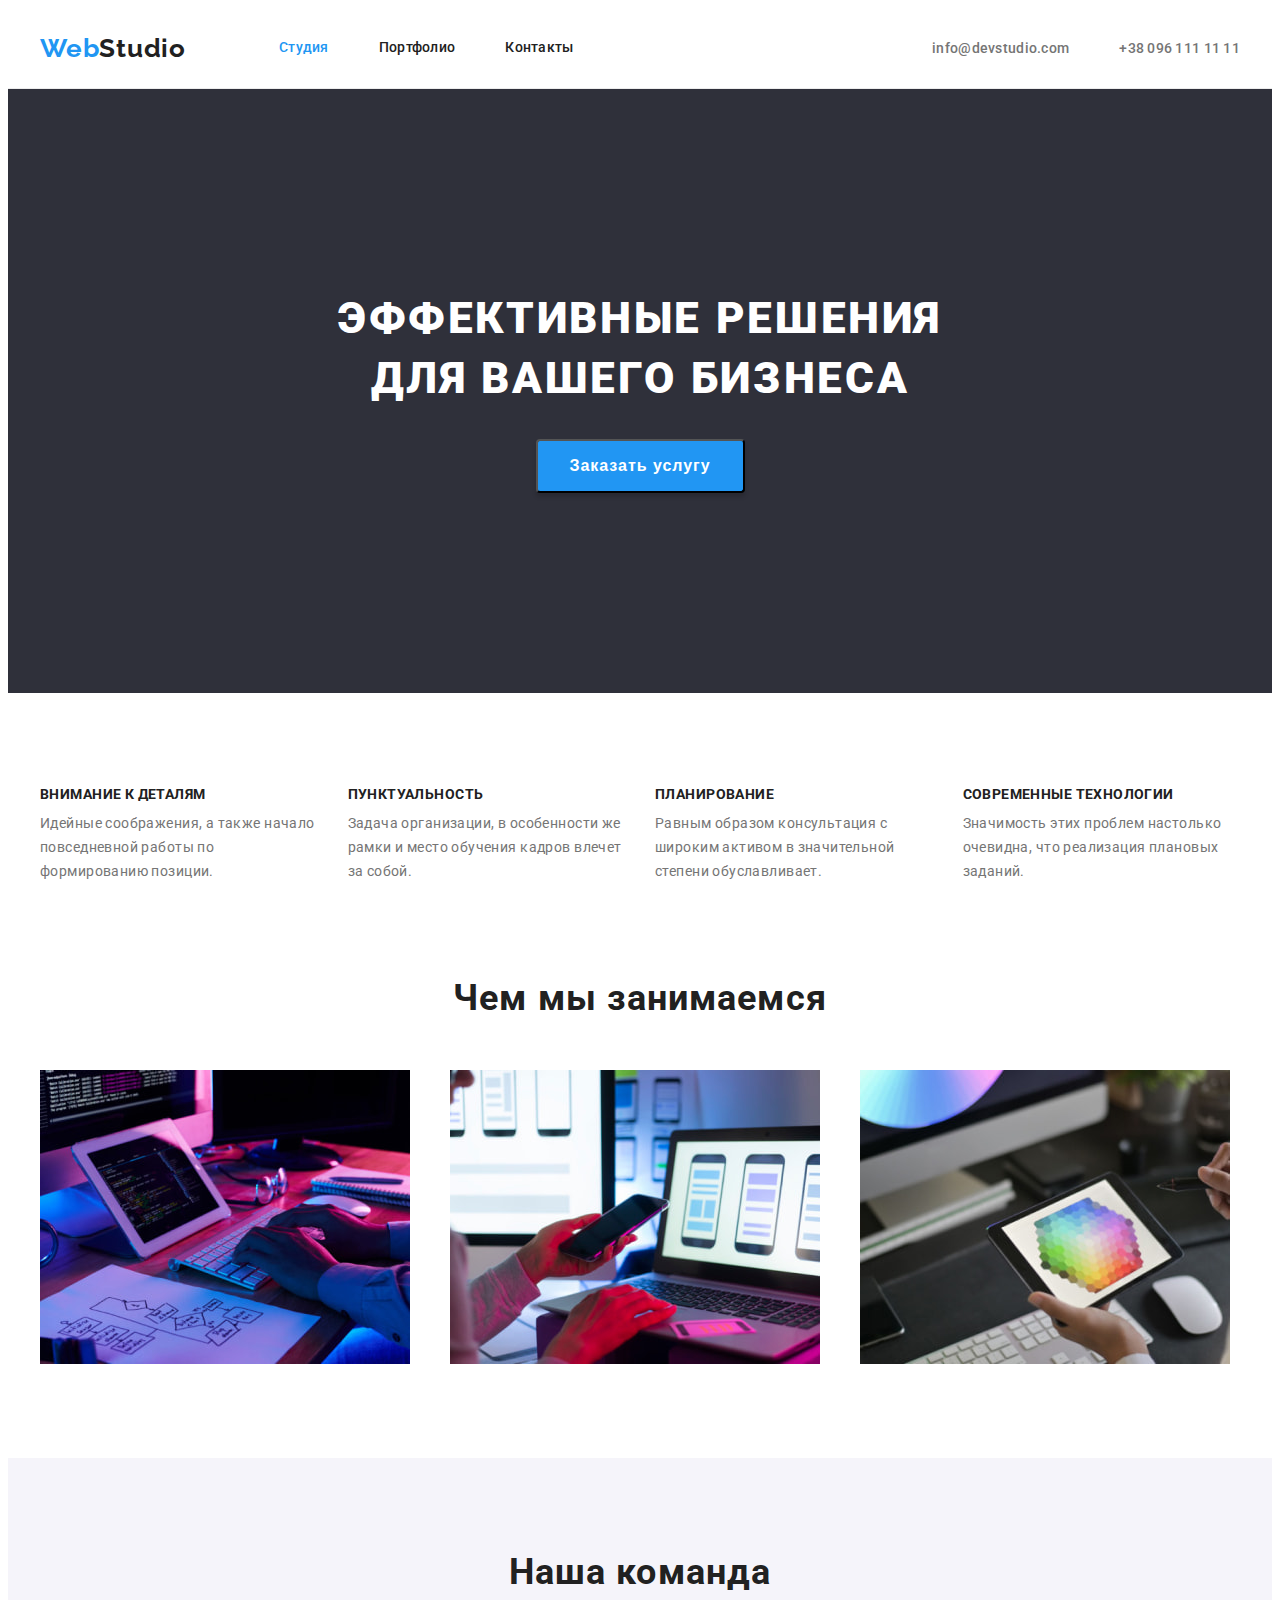
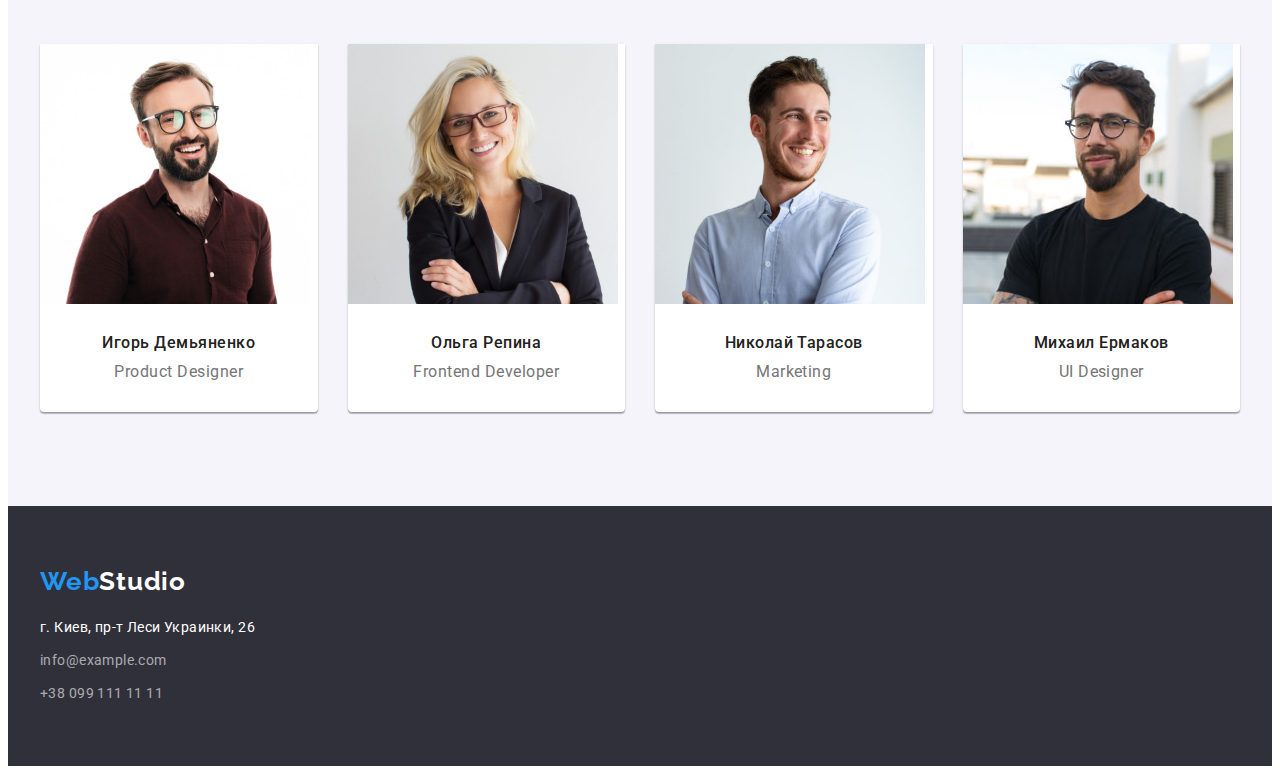
<file: index.html>
<!DOCTYPE html>
<html lang="ru">

<head>
    <meta charset="UTF-8">
    <meta http-equiv="X-UA-Compatible" content="IE=edge">
    <meta name="viewport" content="width=device-width, initial-scale=1.0">
    <link
        href="https://fonts.googleapis.com/css2?family=Raleway:wght@700&family=Roboto:wght@400;500;700;900&display=swap"
        rel="stylesheet">
    <title>WebStudio</title>
    <link rel="stylesheet" href="https://cdnjs.cloudflare.com/ajax/libs/modern-normalize/1.1.0/modern-normalize.min.css"
        integrity="sha512-wpPYUAdjBVSE4KJnH1VR1HeZfpl1ub8YT/NKx4PuQ5NmX2tKuGu6U/JRp5y+Y8XG2tV+wKQpNHVUX03MfMFn9Q=="
        crossorigin="anonymous" referrerpolicy="no-referrer" />
    <link rel="stylesheet" href="./css/styles.css">
</head>

<body>
    <!-- Верхняя линия -->
    <header>
        <div class="container header">
            <nav class="nav">
                <a class="logo hover-color" href="./index.html"><span class="blue-text">Web</span>Studio</a>

                <ul class="pages list">
                    <li class="page"><a class="nav-link hover-color current" href="./index.html">Студия</a></li>
                    <li class="page"><a class="nav-link hover-color" href="./portfolio.html">Портфолио</a></li>
                    <li class="page"><a class="nav-link hover-color" href="">Контакты</a></li>
                </ul>

            </nav>
            <ul class="contacts list">
                <li class="contact">
                    <a class="contact-link hover-color" href="mailto:info@devstudio.com">info@devstudio.com</a>
                </li>

                <li class="contact">
                    <a class="contact-link hover-color" href="tel:+380961111111">+38 096 111 11 11</a>
                </li>
            </ul>
        </div>
    </header>


    <main>

        <!-- Шапка -->
        <section class="hero">
            <div class="container">
                <h1 class="hero-title">ЭФФЕКТИВНЫЕ РЕШЕНИЯ <br>ДЛЯ ВАШЕГО БИЗНЕСА</h1>
                <button class="order-button" type="button">Заказать услугу</button>
            </div>
        </section>

        <!-- Особенности -->
        <section class="section">
            <div class="container">
                <h2 class="hiden-title">Наши преимущества</h2>
                <ul class="benefits-list list">
                    <li class="benefit">
                        <h3 class="benefits-title">Внимание к деталям</h3>
                        <p class="benefits-description">Идейные соображения, а также начало повседневной работы по
                            формированию позиции.</p>
                    </li>
                    <li class="benefit">
                        <h3 class="benefits-title">Пунктуальность</h3>
                        <p class="benefits-description">Задача организации, в особенности же рамки и место обучения
                            кадров
                            влечет за собой.</p>
                    </li>
                    <li class="benefit">
                        <h3 class="benefits-title">Планирование</h3>
                        <p class="benefits-description">Равным образом консультация с широким активом в значительной
                            степени
                            обуславливает.</p>
                    </li>
                    <li class="benefit">
                        <h3 class="benefits-title">Современные технологии</h3>
                        <p class="benefits-description">Значимость этих проблем настолько очевидна, что реализация
                            плановых
                            заданий.</p>
                    </li>
                </ul>
            </div>
        </section>

        <!-- Чем мы занимаемся -->
        <section class="section actions">
            <div class="container">
                <h2 class="actions-title secondary-title">Чем мы занимаемся</h2>
                <ul class="actions-list list">
                    <li class="action"><img src="./images/webstudio/img.jpg" alt="печать на клавиатуре" width="370">
                    </li>
                    <li class="action"><img src="./images/webstudio/img-1.jpg" alt="держит телефон" width="370"></li>
                    <li class="action"><img src="./images/webstudio/img-2.jpg" alt="цветовая палитра" width="370"></li>
                </ul>
            </div>
        </section>

        <!-- Наша команда -->
        <section class="section team">
            <div class="container">
                <h2 class="team-title secondary-title">Наша команда</h2>
                <ul class="teammates-list list">
                    <li class="teammate-card">
                        <img src="./images/webstudio/demyanenko.jpg" width="270" alt="Игорь Демьяненко">
                        <div class="teammate-info">
                            <h3 class="teammate-title">Игорь Демьяненко</h3>
                            <p class="profession">Product Designer</p>
                        </div>
                    </li>

                    <li class="teammate-card">
                        <img src="./images/webstudio/repina.jpg" width="270" alt="Ольга Репина">
                        <div class="teammate-info">
                            <h3 class="teammate-title">Ольга Репина</h3>
                            <p class="profession">Frontend Developer</p>
                        </div>
                    </li>

                    <li class="teammate-card">
                        <img src="./images/webstudio/tarasov.jpg" width="270" alt="Николай Тарасов">
                        <div class="teammate-info">
                            <h3 class="teammate-title">Николай Тарасов</h3>
                            <p class="profession">Marketing</p>
                        </div>
                    </li>

                    <li class="teammate-card">
                        <img src="./images/webstudio/ermakov.jpg" width="270" alt="Михаил Ермаков">
                        <div class="teammate-info">
                            <h3 class="teammate-title">Михаил Ермаков</h3>
                            <p class="profession">UI Designer</p>
                        </div>
                    </li>
                </ul>
            </div>
        </section>
    </main>

    <!-- Подвал -->
    <footer>
        <div class="container">
            <a class="footer-logo hover-color" href="./index.html"><span class="blue-text">Web</span>Studio</a>
            <address>
                <ul class="address-list list">
                    <li class="address"><a class="footer-address hover-color"
                            href="https://goo.gl/maps/xgKNqcMdcs3EZ4Po8" target="_blank" rel="noopener noreferrer">г.
                            Киев,
                            пр-т Леси Украинки, 26</a>
                    </li>
                    <li class="address"><a class="footer-mail hover-color"
                            href="mailto:info@example.com">info@example.com</a></li>
                    <li class="address"><a class="footer-tel hover-color" href="tel:+380991111111">+38 099 111 11
                            11</a></li>
                </ul>
            </address>
        </div>
    </footer>
</body>

</html>
</file>
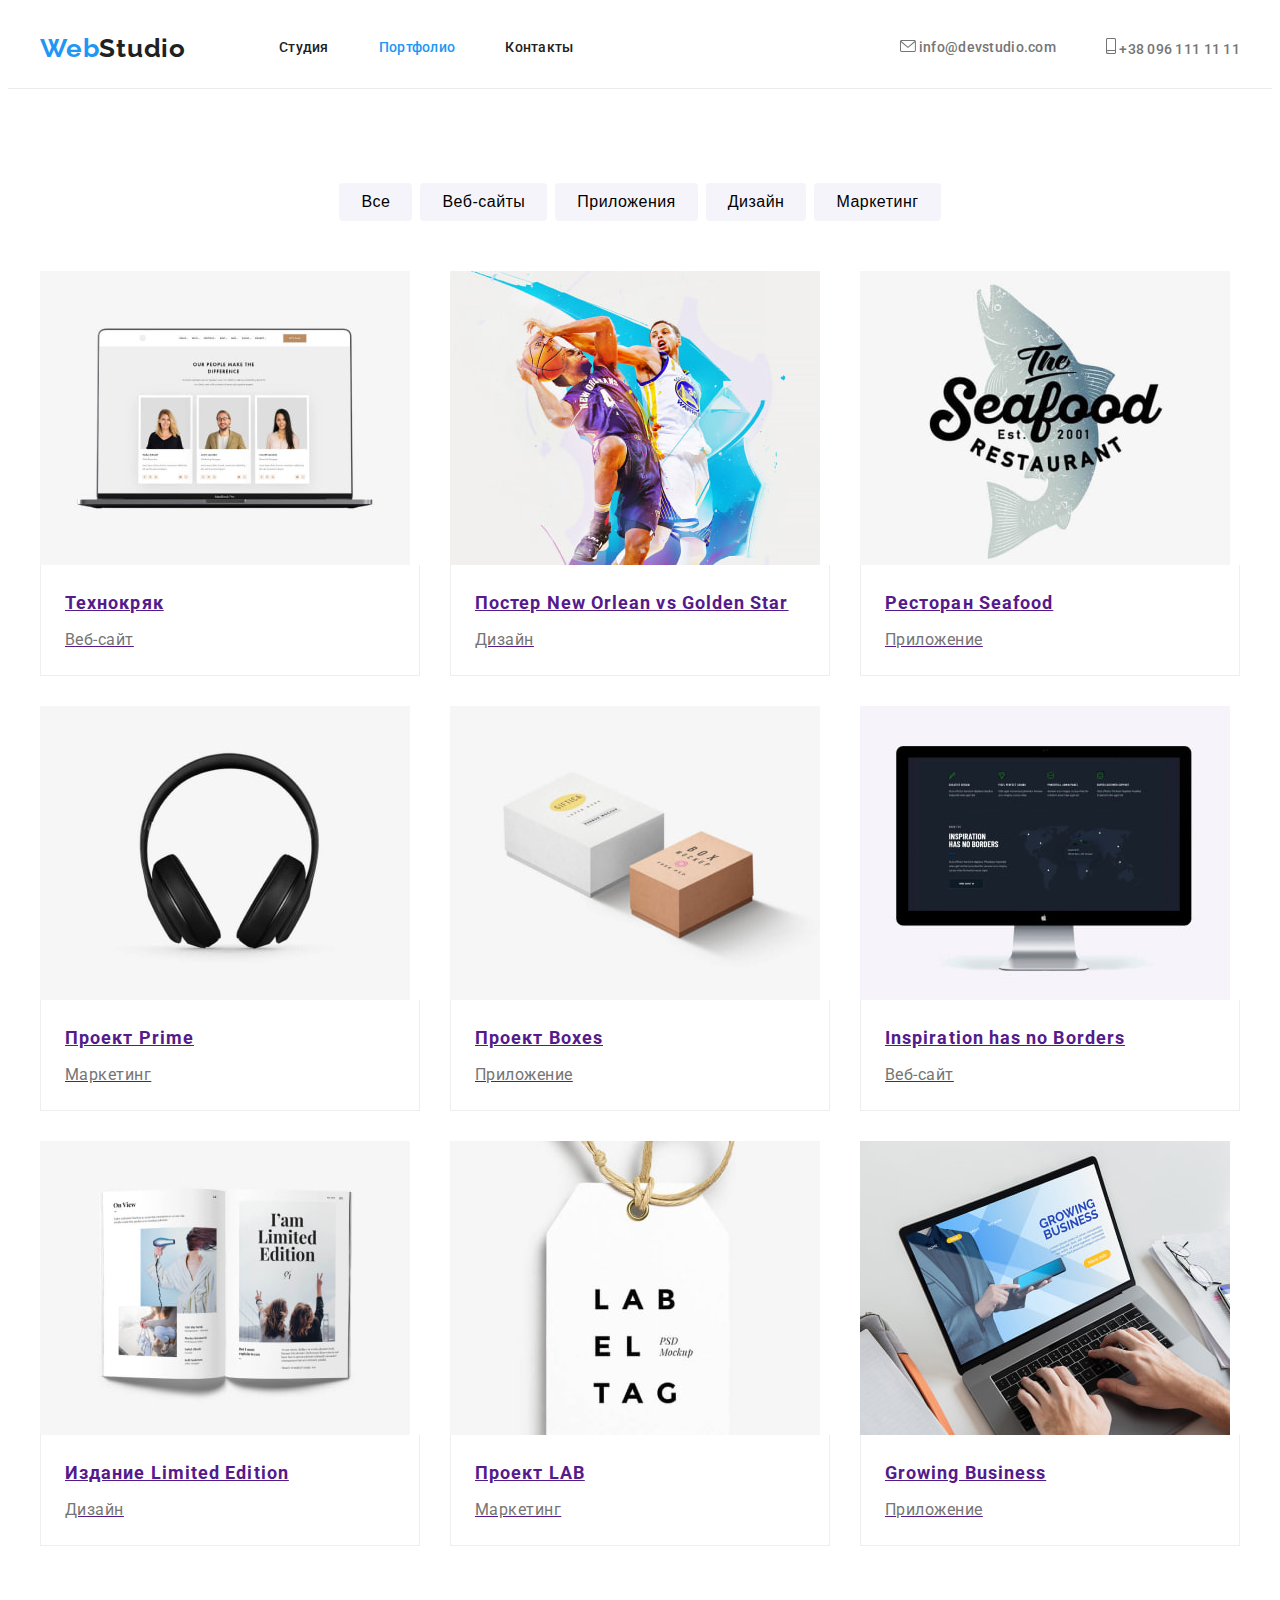
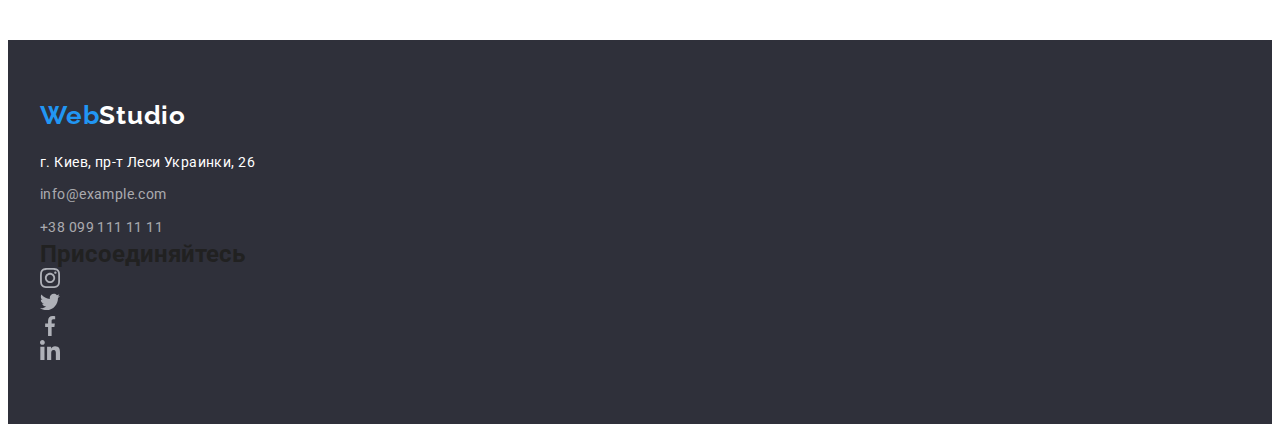
<file: portfolio.html>
<!DOCTYPE html>
<html lang="ru">

<head>
    <meta charset="UTF-8">
    <meta http-equiv="X-UA-Compatible" content="IE=edge">
    <meta name="viewport" content="width=device-width, initial-scale=1.0">
    <link
        href="https://fonts.googleapis.com/css2?family=Raleway:wght@700&family=Roboto:wght@400;500;700;900&display=swap"
        rel="stylesheet">
    <title>Портфолио</title>
    <link rel="stylesheet" href="https://cdnjs.cloudflare.com/ajax/libs/modern-normalize/1.1.0/modern-normalize.min.css"
        integrity="sha512-wpPYUAdjBVSE4KJnH1VR1HeZfpl1ub8YT/NKx4PuQ5NmX2tKuGu6U/JRp5y+Y8XG2tV+wKQpNHVUX03MfMFn9Q=="
        crossorigin="anonymous" referrerpolicy="no-referrer" />
    <link rel="stylesheet" href="./css/styles.css">
</head>

<body>
    <!-- Верхняя линия -->
    <header>
        <div class="container header">
            <nav class="nav">
                <a class="logo hover-color" href="./index.html"><span class="blue-text">Web</span>Studio</a>

                <ul class="pages list">
                    <li class="page"><a class="nav-link hover-color" href="./index.html">Студия</a></li>
                    <li class="page"><a class="nav-link hover-color current" href="./portfolio.html">Портфолио</a></li>
                    <li class="page"><a class="nav-link hover-color" href="">Контакты</a></li>
                </ul>

            </nav>
            <ul class="contacts list">
                <li class="contact">
                    <a class="contact-link hover-color" href="mailto:info@devstudio.com">
                        <div class="contact-section">
                            <svg class="contact-icon icon" width="16px" height="12px">
                                <use href="./images/svg/symbol-defs.svg#mail"></use>
                            </svg>
                            info@devstudio.com
                        </div>
                    </a>
                </li>

                <li class="contact">
                    <a class="contact-link hover-color" href="tel:+380961111111">
                        <div class="contact-section">
                            <svg class="contact-icon icon" width="10px" height="16px">
                                <use href="./images/svg/symbol-defs.svg#smartphone"></use>
                            </svg>
                            +38 096 111 11 11
                        </div>
                    </a>
                </li>
            </ul>
        </div>
    </header>

    <main>

        <!-- фильтры -->
        <section class="section">
            <div class="container">
                <h1 class="hiden-title">Фильтр примеров работ</h1>
                <ul class="buttons-list list">
                    <li class="button-element"> <button class="button" type="button">Все</button>
                    <li class="button-element"> <button class="button" type="button">Веб-сайты</button>
                    <li class="button-element"> <button class="button" type="button">Приложения</button>
                    <li class="button-element"> <button class="button" type="button">Дизайн</button>
                    <li class="button-element"> <button class="button" type="button">Маркетинг</button>
                </ul>

                <!-- примеры -->
                <ul class="examples-list list">
                    <li class="example-card">
                        <a class="example-card-link" href="">
                            <img class="example-photo" src="./images/portfolio/example1.jpg" width="370"
                                alt="Ноутбук с изображенеим лавной страницы сайта Технокряк">
                            <div class="example-info">
                                <h2 class="example-title">Технокряк</h2>
                                <p class="project-type">Веб-сайт</p>
                            </div>
                        </a>
                    </li>
                    <li class="example-card">
                        <a class="example-card-link" href="">
                            <img class="example-photo" src="./images/portfolio/example2.jpg" width="370"
                                alt="Постер New Orlean vs Golden Star">
                            <div class="example-info">
                                <h2 class="example-title">Постер New Orlean vs Golden Star</h2>
                                <p class="project-type">Дизайн</p>
                            </div>
                        </a>
                    </li>
                    <li class="example-card">
                        <a class="example-card-link" href="">
                            <img class="example-photo" src="./images/portfolio/example3.jpg" width="370"
                                alt="Логотип ресторана Seafood">
                            <div class="example-info">
                                <h2 class="example-title">Ресторан Seafood</h2>
                                <p class="project-type">Приложение</p>
                            </div>
                        </a>
                    </li>
                    <a class="example-card-link" href="">
                        <li class="example-card">
                            <img class="example-photo" src="./images/portfolio/example4.jpg" width="370" alt="Наушники">
                            <div class="example-info">
                                <h2 class="example-title">Проект Prime</h2>
                                <p class="project-type">Маркетинг</p>
                            </div>
                    </a>
                    </li>
                    <li class="example-card">
                        <a class="example-card-link" href="">
                            <img class="example-photo" src="./images/portfolio/example5.jpg" width="370"
                                alt="Белая и оранжевая коробки">
                            <div class="example-info">
                                <h2 class="example-title">Проект Boxes</h2>
                                <p class="project-type">Приложение</p>
                            </div>
                        </a>
                    </li>
                    <li class="example-card">
                        <a class="example-card-link" href="">
                            <img class="example-photo" src="./images/portfolio/example6.jpg" width="370"
                                alt="Моноблок с изображением главной страницы сайта Inspiration has no Borders">
                            <div class="example-info">
                                <h2 class="example-title">Inspiration has no Borders</h2>
                                <p class="project-type">Веб-сайт</p>
                            </div>
                        </a>
                    </li>
                    <li class="example-card">
                        <a class="example-card-link" href="">
                            <img class="example-photo" src="./images/portfolio/example7.jpg" width="370"
                                alt="Журнал Limited Edition">
                            <div class="example-info">
                                <h2 class="example-title">Издание Limited Edition</h2>
                                <p class="project-type">Дизайн</p>
                            </div>
                        </a>
                    </li>
                    <li class="example-card">
                        <a class="example-card-link" href="">
                            <img class="example-photo" src="./images/portfolio/example8.jpg" width="370"
                                alt="Бирка Lab el tag">
                            <div class="example-info">
                                <h2 class="example-title">Проект LAB</h2>
                                <p class="project-type">Маркетинг</p>
                            </div>
                        </a>
                    </li>
                    <li class="example-card">
                        <a class="example-card-link" href="">
                            <img class="example-photo" src="./images/portfolio/example9.jpg" width="370"
                                alt="ноутбук с изображением главной страницы сайта Growing Business">
                            <div class="example-info">
                                <h2 class="example-title">Growing Business</h2>
                                <p class="project-type">Приложение</p>
                            </div>
                        </a>
                    </li>
                </ul>
            </div>
        </section>

    </main>

    <!-- Подвал -->
    <footer>
        <div class="container footer">
            <div class="address-nav">
                <a class="footer-logo hover-color" href="./index.html"><span class="blue-text">Web</span>Studio</a>
                <address>
                    <ul class="address-list list">
                        <li class="address"><a class="footer-address hover-color"
                                href="https://goo.gl/maps/xgKNqcMdcs3EZ4Po8" target="_blank"
                                rel="noopener noreferrer">г.
                                Киев,
                                пр-т Леси Украинки, 26</a>
                        </li>
                        <li class="address"><a class="footer-mail hover-color"
                                href="mailto:info@example.com">info@example.com</a></li>
                        <li class="address"><a class="footer-tel hover-color" href="tel:+380991111111">+38 099 111 11
                                11</a></li>
                    </ul>
                </address>
            </div>

            <div class="footer-join">
                <h2 class="join-title">Присоединяйтесь</h2>
                <ul class="join-list list">
                    <li class="join-item">
                        <a class="join-link hover-color" href="https://www.instagram.com/" target="_blank"
                            rel="noopener noreferrer">
                            <svg class="join-icon" width="20" height="20">
                                <use href="./images/svg/symbol-defs.svg#instagram"></use>
                            </svg>
                        </a>
                    </li>
                    <li class="join-item">
                        <a class="join-link hover-color" href="https://twitter.com/" target="_blank"
                            rel="noopener noreferrer">
                            <svg class="join-icon" width="20" height="20">
                                <use href="./images/svg/symbol-defs.svg#twitter"></use>
                            </svg>
                        </a>
                    </li>
                    <li class="join-item">
                        <a class="join-link hover-color" href="https://facebook.com/" target="_blank"
                            rel="noopener noreferrer">
                            <svg class="join-icon" width="20" height="20">
                                <use href="./images/svg/symbol-defs.svg#facebook"></use>
                            </svg>
                        </a>
                    </li>
                    <li class="join-item">
                        <a class="join-link hover-color" href="https://ua.linkedin.com/" target="_blank"
                            rel="noopener noreferrer">
                            <svg class="join-icon" width="20" height="20">
                                <use href="./images/svg/symbol-defs.svg#linkedin"></use>
                            </svg>
                        </a>
                    </li>
                </ul>
            </div>
        </div>
    </footer>
</body>

</html>
</file>
<file: css/styles.css>
/* 
фон страницы: #FFFFFF
кнопки и эффект наведения: #2196F3 
фон ссылок в main: #F5F4FA
основной цвет текста(черный): #212121
второстепенный цвет текста(серый): #757575
цвет фона футера: #2F303A
Прозрачность адреса в футере: rgba(255, 255, 255, .6);
*/

:root {
    --primary-text-color: #212121;
    --secondary-text-color: #757575;
    --hover-focus-color: #2196F3;
    --white-text-color: #ffffff;
    --card-gap: 30px;
}

body {
    font-family: 'Roboto', sans-serif;
    background-color: #fff;
    color: var(--primary-text-color);
}

.container {
    padding: 0 15px;
    margin: 0px auto;
    width: 1200px;
}

.section {
    padding: 94px 0;
}

.list {
    list-style: none;
    margin: 0;
    margin: 0;
}

img {
    height: auto;
    display: block;
    max-width: 100%;
}

ul,
li,
h1,
h2,
h3,
h4,
h5,
h6,
p {
    margin: 0;
    padding: 0;
}

/* Первая страница */

/* Верхняя линия */

header {

    border-bottom: 1px solid #ECECEC;
}

.header {
    display: flex;
    align-items: center;
}

.nav {
    display: flex;
    align-items: center;
}

.logo {
    font-family: 'Raleway';
    font-weight: 700;
    font-size: 26px;
    line-height: 1.19;
    letter-spacing: 0.03em;

    color: var(--primary-text-color);
    text-decoration: none;
}

.blue-text {
    color: var(--hover-focus-color);
}

.pages {
    display: flex;
    align-items: center;

    margin-left: 93px;
}

.pages .page+.page {
    margin-left: 50px;
}

.nav-link {
    font-weight: 500;
    font-size: 14px;
    line-height: 1.14;
    letter-spacing: 0.02em;

    text-decoration: none;
    color: var(--primary-text-color);

    display: block;
    padding: 32px 0;
}

.current {
    color: var(--hover-focus-color);
}

.contacts {
    display: flex;
    align-items: center;

    margin-left: auto;
}

.contacts .contact+.contact {
    margin-left: 50px;
}

.contact-link {
    font-weight: 500;
    font-size: 14px;
    line-height: 1.14;
    letter-spacing: 0.02em;

    text-decoration: none;
    color: var(--secondary-text-color)
}

/* Герой */

.hero {
    background-color: #2F303A;
    text-align: center;

    padding-top: 200px;
    padding-bottom: 200px;
}

.hero-title {
    font-weight: 900;
    font-size: 44px;
    line-height: 1.36;
    text-align: center;
    letter-spacing: 0.06em;
    text-transform: uppercase;

    margin-top: 0;
    margin-bottom: 30px;

    color: var(--white-text-color);
}

.order-button {
    font-weight: 700;
    font-size: 16px;
    line-height: 1.87;
    display: inline-block;
    align-items: center;
    text-align: center;
    letter-spacing: 0.06em;

    cursor: pointer;

    padding: 10px 32px;
    color: var(--white-text-color);
    background: var(--hover-focus-color);
    box-shadow: 0px 4px 4px rgba(0, 0, 0, 0.15);
    border-radius: 4px;
}

/* Особенности */

.benefits-list {
    display: flex;
    flex-wrap: wrap;
    margin-top: calc(-1* var(--card-gap));
    margin-left: calc(-1* var(--card-gap));

}

.benefit {
    margin-top: var(--card-gap);
    margin-left: var(--card-gap);

    flex-basis: calc(100% / 4 - var(--card-gap));
}

.hiden-title {
    position: absolute;
    width: 1px;
    height: 1px;
    border: 0;
    padding: 0;
    white-space: nowrap;
    clip-path: inset(100%);
    clip: rect(0 0 0 0);
    overflow: hidden;
}

.benefits-title {
    font-weight: 700;
    font-size: 14px;
    line-height: 1.14;
    letter-spacing: 0.03em;
    text-transform: uppercase;

    margin-bottom: 10px;
}


.benefits-description {
    font-size: 14px;
    line-height: 1.71;
    letter-spacing: 0.03em;

    color: var(--secondary-text-color);

    margin-top: 0;
}

/* Чем мы занимаемся */

.secondary-title {
    font-weight: 700;
    font-size: 36px;
    line-height: 1.16;
    text-align: center;
    letter-spacing: 0.03em;

    margin-top: 0;
    margin-bottom: 0;
}

.actions {
    padding-top: 0;
}

.actions-list {
    display: flex;
    /* align-items: center; */
    flex-wrap: wrap;

    margin-top: calc(-1 * var(--card-gap));
    margin-left: calc(-1 * var(--card-gap));
}

.action {
    margin-top: var(--card-gap);
    margin-left: var(--card-gap);

    flex-basis: calc(100% / 3 - var(--card-gap));
}

.actions-title {
    margin-bottom: 50px;
}

.actions-list .action+.action {
    margin-left: 30px;
}

/* Наша команда */

.team {
    background-color: #F5F4FA;
}

.team-title {
    margin-bottom: 50px;
}

.teammates-list {
    display: flex;
    align-items: center;
    flex-wrap: wrap;

    margin-top: calc(-1 * var(--card-gap));
    margin-left: calc(-1 * var(--card-gap));
}

.teammate-card {
    margin-top: var(--card-gap);
    margin-left: var(--card-gap);
    flex-basis: calc(100% / 4 - var(--card-gap));


    background: var(--white-text-color);

    box-shadow: 0px 1px 3px rgba(0, 0, 0, 0.12), 0px 1px 1px rgba(0, 0, 0, 0.14), 0px 2px 1px rgba(0, 0, 0, 0.2);
    border-radius: 0px 0px 4px 4px;
}

.teammate-info {
    padding: 30px 0;
}

.teammate-title {
    font-weight: 500;
    font-size: 16px;
    line-height: 1.18;
    text-align: center;
    letter-spacing: 0.03em;

    margin-bottom: 10px;
}

.profession {
    font-family: 'Roboto';
    font-size: 16px;
    line-height: 1.18;
    text-align: center;
    letter-spacing: 0.03em;

    color: var(--secondary-text-color);

    margin-top: 0;
}

/* вторая страница */

.hover-color:hover,
.hover-color:focus {
    color: var(--hover-focus-color);
}


/* Фильтры */

.buttons-list {
    display: flex;
    align-items: center;

    justify-content: center;

    margin-bottom: 50px;
}

.buttons-list .button-element+.button-element {
    margin-left: 8px;
}

.button {
    font-weight: 500;
    font-size: 16px;
    line-height: 1.62;
    text-align: center;
    letter-spacing: 0.03em;

    padding: 6px 22px;

    background: #F5F4FA;
    border: none;
    border-radius: 4px;

    cursor: pointer;
}

.button:hover,
.button:focus {
    background: var(--hover-focus-color);
    color: var(--white-text-color);
    box-shadow: 0px 3px 1px rgba(0, 0, 0, 0.1), 0px 1px 2px rgba(0, 0, 0, 0.08), 0px 2px 2px rgba(0, 0, 0, 0.12);
}

/* Примеры */

.examples-list {
    display: flex;
    flex-wrap: wrap;

    margin-top: calc(-1 * var(--card-gap));
    margin-left: calc(-1 * var(--card-gap));
}

.example-card {
    margin-top: var(--card-gap);
    margin-left: var(--card-gap);

    flex-basis: calc(100% / 3 - var(--card-gap));

    width: 370px;

    background: var(--white-text-color);

}


.example-info {
    padding: 20px 24px;

    border-right: 1px solid #EEEEEE;
    border-bottom: 1px solid #EEEEEE;
    border-left: 1px solid #EEEEEE;
    box-sizing: border-box;
}

.example-title {
    font-weight: 700;
    font-size: 18px;
    line-height: 2;
    letter-spacing: 0.06em;

    margin-top: 0;
    margin-bottom: 4px;
}

.project-type {
    font-size: 16px;
    line-height: 1.87;
    letter-spacing: 0.03em;

    margin-top: 0;
    padding-bottom: 0;

    color: var(--secondary-text-color);
}

/* Подвал */

footer {
    padding: 60px 0;
    background-color: #2F303A;
}

.footer-logo {
    font-family: 'Raleway';
    font-weight: 700;
    font-size: 26px;
    line-height: 1.19;
    letter-spacing: 0.03em;

    text-decoration: none;
    color: var(--white-text-color);

    display: block;
    margin-bottom: 20px;
}

.footer-address {
    font-size: 14px;
    line-height: 1.71;
    letter-spacing: 0.03em;

    font-style: normal;
    text-decoration: none;
    color: var(--white-text-color);
}

.footer-mail,
.footer-tel {
    font-size: 14px;
    line-height: 1.71;
    letter-spacing: 0.03em;

    font-style: normal;
    text-decoration: none;
    color: rgba(255, 255, 255, .6);
}

.address-list {
    display: block;
}

.address-list .address+.address {
    margin-top: 9px;
}
</file>
